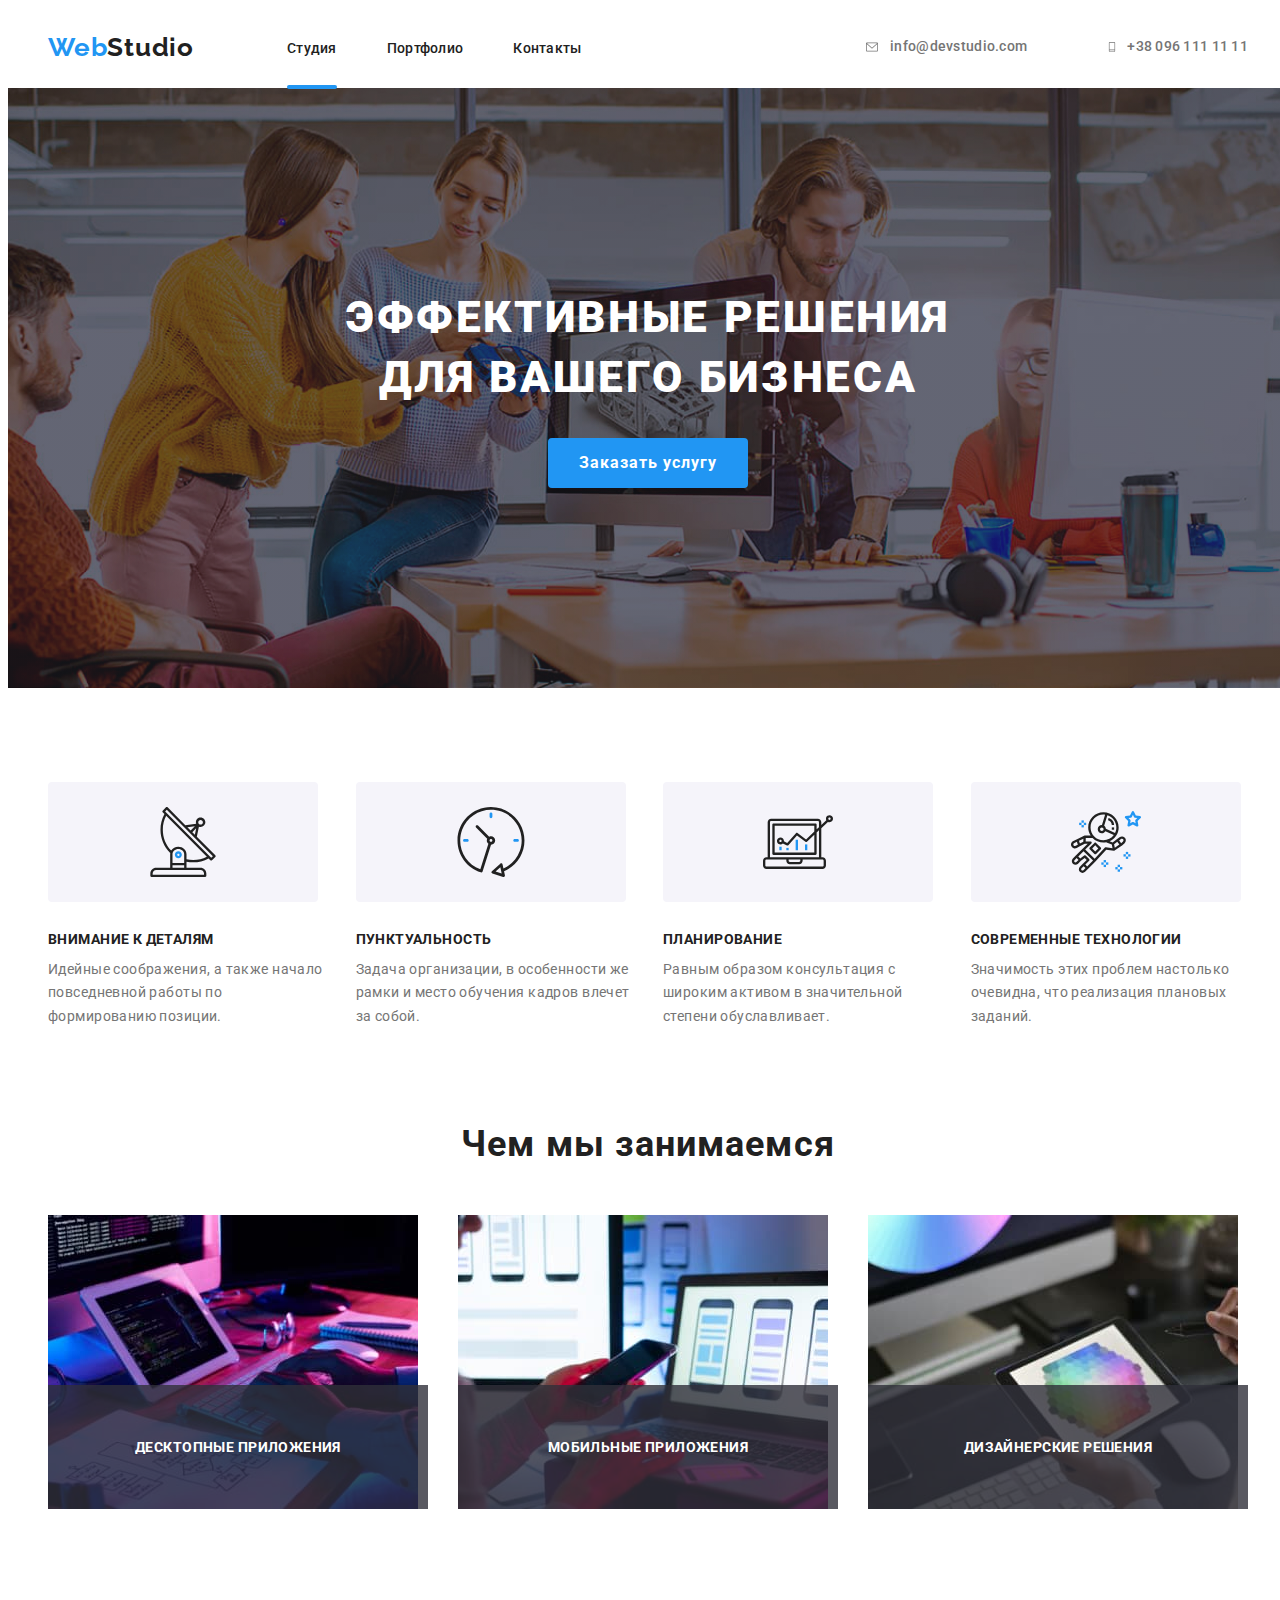
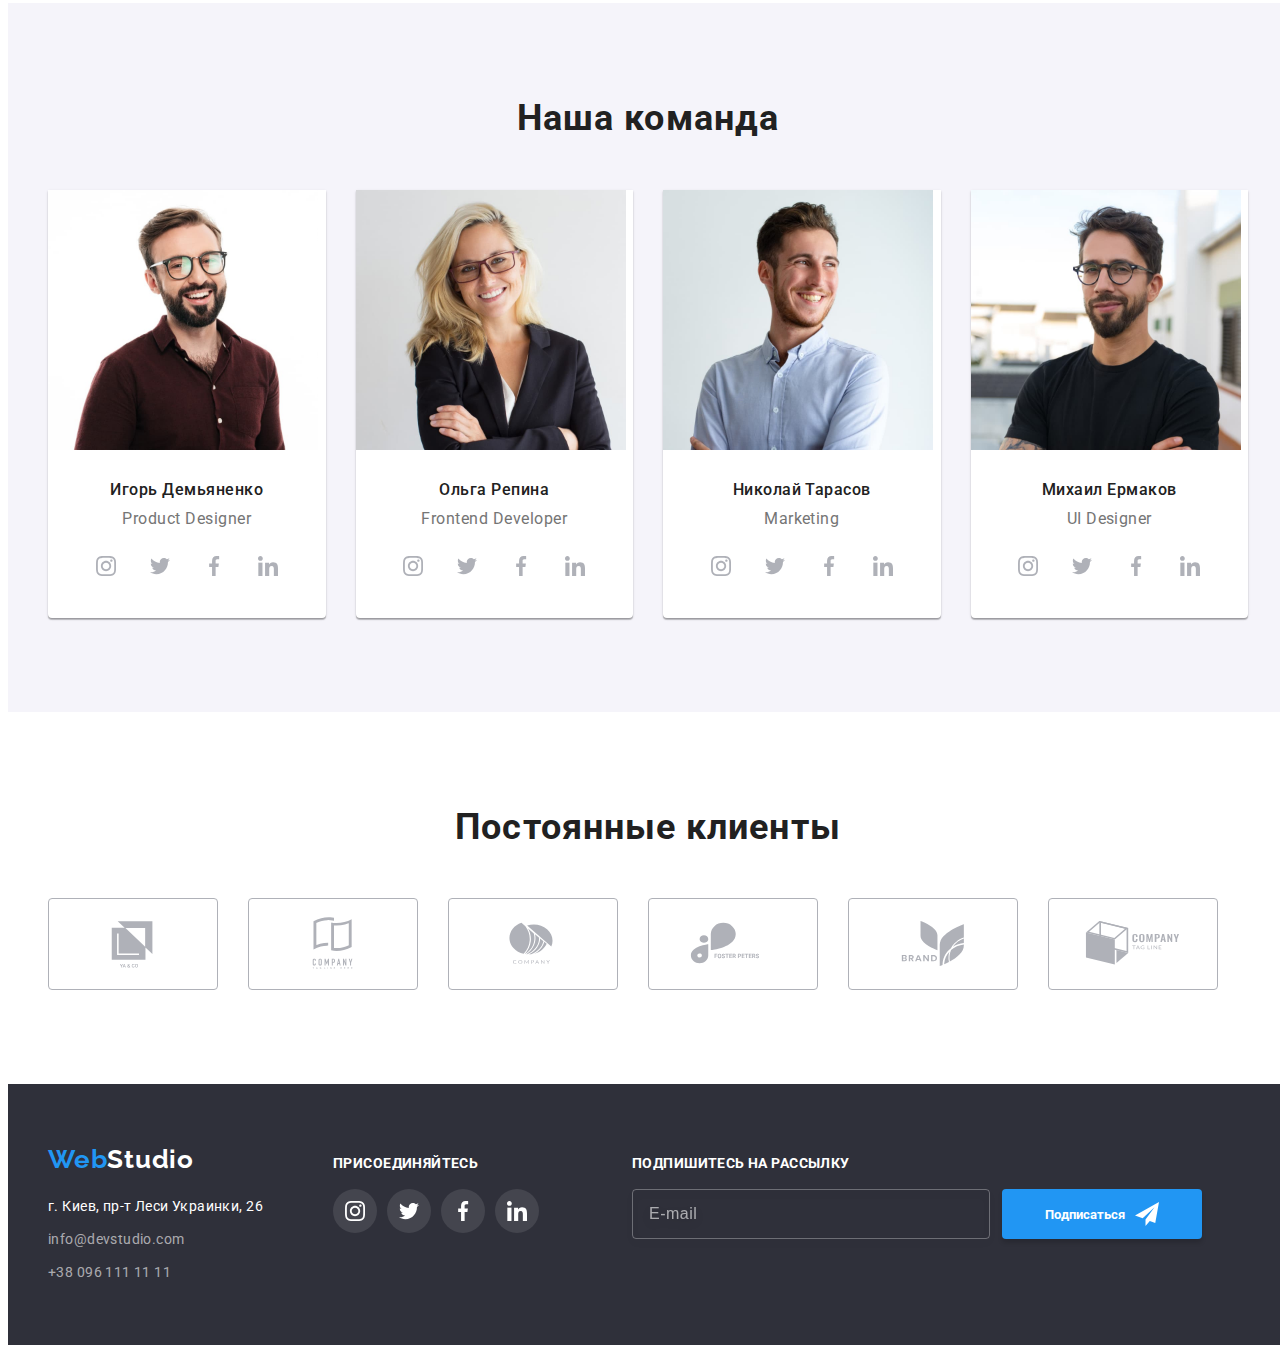
<file: index.html>
<!DOCTYPE html>
<html lang="ru">
<head>
    <meta charset="UTF-8">
    <meta http-equiv="X-UA-Compatible" content="IE=edge">
    <meta name="viewport" content="width=device-width, initial-scale=1.0">
    <title>Web Studio</title>

    <link rel="preconnect" href="https://fonts.googleapis.com">
    <link rel="preconnect" href="https://fonts.gstatic.com" crossorigin>
    <link href="https://fonts.googleapis.com/css2?family=Raleway:wght@700&family=Roboto:wght@400;500;700;900&display=swap"
        rel="stylesheet">

    <link rel="stylesheet" href="https://cdnjs.cloudflare.com/ajax/libs/modern-normalize/1.1.0/modern-normalize.min.css" integrity="sha512-wpPYUAdjBVSE4KJnH1VR1HeZfpl1ub8YT/NKx4PuQ5NmX2tKuGu6U/JRp5y+Y8XG2tV+wKQpNHVUX03MfMFn9Q==" crossorigin="anonymous" referrerpolicy="no-referrer" />

    <!-- <link rel="stylesheet" href="./css/styles.css"> -->
    <link rel="stylesheet" href="./css/main.min.css">

</head>
<body>

    <!-- Header part -->

    <header>

       <div class="container header-container">
           
            <nav class="main-block">
               
                <a href="./index.html" class="main-block__logo main-logo"><span class="logo-word">Web</span>Studio</a>

                <ul class="top-menu top-menu__line">
                    <li class="top-menu__item"> <a href="./index.html" class="top-menu__link current">Студия</a> </li>
                    <li class="top-menu__item"> <a href="./portfolio.html" class="top-menu__link">Портфолио</a> </li>
                    <li class="top-menu__item"> <a href="#contacts" class="top-menu__link">Контакты</a> </li>
                </ul>

            </nav>

                <ul class="header__contacts">
                    
                    <li class="email">
                        <a href="mailto:info@devstudio.com" class="header__contacts-link">
                            <svg class="header__contacts-icon"  width="16" height="12">
                                <use href="./images/icons.svg#icon-envelope"></use>
                
                            </svg>
                            info@devstudio.com</a> 
                    </li>

                    <li class="tel">
                        <a href="tel:+380961111111" class="header__contacts-link">
                            <svg class="header__contacts-icon"  width="10" height="16" >
                                <use href="./images/icons.svg#icon-phone"></use>
                
                            </svg>
                            
                            +38 096 111 11 11</a>
                    </li>

                </ul>

        </div>

    </header>

    <!-- Hero part -->

    <main>

        <div class="hero">
            <section class="container hero__section">
                <h1 class="hero__text">Эффективные решения для вашего бизнеса</h1>
                <button type="button" class="button hero__section-btn" data-modal-open>Заказать услугу</button>
            </section>
        </div>
    
    <!-- Особенности -->


            <section class="properties">

                <div  class="container">

                    <h2 class="visually-hidden">Особенности</h2>

                    <ul class="properties__list">

                        <li class="properties__item">

                            <div class="properties__icon-block" >

                                <a href="" class="properties__icons-link">
                                    <svg class="properties__icon"  width="70" height="70" >
                                        <use href="./images/icons.svg#icon-antenna"></use>
                        
                                    </svg>
                                </a>

                            </div>

                            <h3 class="properties__title">Внимание к деталям</h3>
                            <p class="properties__text">Идейные соображения, а также начало повседневной работы по формированию позиции.</p>
                        </li>
                        <li class="properties__item">

                            <div class="properties__icon-block" >
                                <a href="" class="properties__icons-link">
                                    <svg class="properties__icon"  width="70" height="70" >
                                        <use href="./images/icons.svg#icon-clock"></use>
                        
                                    </svg>
                                </a>
                            </div>
                            
                            <h3 class="properties__title">Пунктуальность</h3>
                            <p class="properties__text">Задача организации, в особенности же рамки и место обучения кадров влечет за собой.</p>
                        </li>

                        <li class="properties__item">
                            <div class="properties__icon-block" >
                                <a href="" class="properties__icons-link">
                                    <svg class="properties__icon"  width="70" height="70" >
                                        <use href="./images/icons.svg#icon-diagram"></use>
                        
                                    </svg>
                                </a>
                            </div>

                            <h3 class="properties__title">Планирование</h3>
                            <p class="properties__text">Равным образом консультация с широким активом в значительной степени обуславливает.</p>
                        </li>

                        <li class="properties__item">
                            <div class="properties__icon-block" >
                                <a href="" class="properties__icons-link">
                                <svg class="properties__icon"  width="70" height="70" >
                                    <use href="./images/icons.svg#icon-astronaut"></use>
                    
                                </svg>
                            </a>
                        </div>

                            <h3 class="properties__title">Современные технологии</h3>
                            <p class="properties__text">Значимость этих проблем настолько очевидна, что реализация плановых заданий.</p>
                        </li>
                    </ul>

                </div>

            </section>

            <!-- Чем мы занимаемся -->

            <section class="services">

                <div class="container">

                    <h2 class="services__title">Чем мы занимаемся</h2>

                    <ul class="services__list">

                        <li class="services__item">
                            <img src="./images/what-are-we-doing/img-1.jpg"  alt="набор кода" width="370" height="294">
                            <p class="services__text">Десктопные приложения</p>
                            
                        </li>
                        <li class="services__item">
                            <img src="./images/what-are-we-doing/img-2.jpg" alt="проверка мобильного приложения" width="370" height="294">
                            <p class="services__text">Мобильные приложения</p>
                        </li>
                        <li class="services__item">
                            <img src="./images/what-are-we-doing/img-3.jpg" alt="подбор цвета" width="370" height="294">
                            <p class="services__text">Дизайнерские решения</p>
                        </li>

                    </ul>

                </div>

            </section>

            <!-- Наша команда -->

            <section class="team">

                <div class="container">

                <h2 class="team__title">Наша команда</h2>

                    <ul class="team__list">
                        <li class="team__item">
                            <img src="./images/our-team/img-1.jpg" class="team__member-photo" alt="Игорь Демьяненко" width="270" height="260">
                            
                            <div class="team__member-info">
                               
                                <h3 class="team__member-name">Игорь Демьяненко</h3>
                               
                                <p class="team__member-profession" lang="en">Product Designer</p>

                                <ul class="team__social-list social">
                                    <li class="team__social-item">
                                        <a href="" class="team__social-link">
                                            <svg class="team__social-icon"  width="20" height="20" >
                                                <use href="./images/icons.svg#icon-instagram"></use>
                                
                                            </svg>
                                        </a>
                                    </li>
                                    <li class="team__social-item">
                                        <a href="" class="team__social-link">
                                            <svg class="team__social-icon"  width="20" height="20" >
                                                <use href="./images/icons.svg#icon-twitter"></use>
                                
                                            </svg>
                                        </a>
                                    </li>
                                    <li class="team__social-item">
                                        <a href="" class="team__social-link">
                                            <svg class="team__social-icon"  width="20" height="20" >
                                                <use href="./images/icons.svg#icon-facebook"></use>
                                
                                            </svg>
                                        </a>
                                    </li>
                                    <li class="team__social-item">
                                        <a href="" class="team__social-link">
                                            <svg class="team__social-icon"  width="20" height="20" >
                                                <use href="./images/icons.svg#icon-linkedin"></use>
                                
                                            </svg>
                                        </a>
                                    </li>
                                </ul>
                           
                            </div>
                        </li>


                        <li class="team__item">
                            <img src="./images/our-team/img-2.jpg" class="team__member-photo" alt="Ольга Репина" width="270" height="260">
                            <div class="team__member-info">
                                <h3 class="team__member-name">Ольга Репина</h3>

                                <p class="team__member-profession" lang="en">Frontend Developer</p>

                                <ul class="team__social-list social">
                                    <li class="team__social-item">
                                        <a href="" class="team__social-link">
                                            <svg class="team__social-icon"  width="20" height="20" >
                                                <use href="./images/icons.svg#icon-instagram"></use>
                                
                                            </svg>
                                        </a>
                                    </li>
                                    <li class="team__social-item">
                                        <a href="" class="team__social-link">
                                            <svg class="team__social-icon"  width="20" height="20" >
                                                <use href="./images/icons.svg#icon-twitter"></use>
                                
                                            </svg>
                                        </a>
                                    </li>
                                    <li class="team__social-item">
                                        <a href="" class="team__social-link">
                                            <svg class="team__social-icon"  width="20" height="20" >
                                                <use href="./images/icons.svg#icon-facebook"></use>
                                
                                            </svg>
                                        </a>
                                    </li>
                                    <li class="team__social-item">
                                        <a href="" class="team__social-link">
                                            <svg class="team__social-icon"  width="20" height="20" >
                                                <use href="./images/icons.svg#icon-linkedin"></use>
                                
                                            </svg>
                                        </a>
                                    </li>
                                </ul>
                            </div>
                        </li>
                        <li class="team__item">
                            <img src="./images/our-team/img-3.jpg" class="team__member-photo" alt="Николай Тарасов" width="270" height="260">
                            <div class="team__member-info">
                                <h3 class="team__member-name">Николай Тарасов</h3>
                                <p class="team__member-profession" lang="en"> Marketing</p>

                                <ul class="team__social-list">
                                    <li class="team__social-item">
                                        <a href="" class="team__social-link">
                                            <svg class="team__social-icon"  width="20" height="20" >
                                                <use href="./images/icons.svg#icon-instagram"></use>
                                
                                            </svg>
                                        </a>
                                    </li>
                                    <li class="team__social-item">
                                        <a href="" class="team__social-link">
                                            <svg class="team__social-icon"  width="20" height="20" >
                                                <use href="./images/icons.svg#icon-twitter"></use>
                                
                                            </svg>
                                        </a>
                                    </li>
                                    <li class="team__social-item">
                                        <a href="" class="team__social-link">
                                            <svg class="team__social-icon"  width="20" height="20" >
                                                <use href="./images/icons.svg#icon-facebook"></use>
                                
                                            </svg>
                                        </a>
                                    </li>
                                    <li class="team__social-item">
                                        <a href="" class="team__social-link">
                                            <svg class="team__social-icon"  width="20" height="20" >
                                                <use href="./images/icons.svg#icon-linkedin"></use>
                                
                                            </svg>
                                        </a>
                                    </li>
                                </ul>
                            </div>
                        </li>
                        <li class="team__item">
                            <img src="./images/our-team/img-4.jpg" class="team__member-photo" alt="Михаил Ермаков" width="270" height="260">
                            <div class="team__member-info">
                                <h3 class="team__member-name">Михаил Ермаков</h3>
                                <p class="team__member-profession" lang="en">UI Designer</p>

                                <ul class="team__social-list">
                                    <li class="team__social-item">
                                        <a href="" class="team__social-link">
                                            <svg class="team__social-icon"  width="20" height="20" >
                                                <use href="./images/icons.svg#icon-instagram"></use>
                                
                                            </svg>
                                        </a>
                                    </li>
                                    <li class="team__social-item">
                                        <a href="" class="team__social-link">
                                            <svg class="team__social-icon"  width="20" height="20" >
                                                <use href="./images/icons.svg#icon-twitter"></use>
                                
                                            </svg>
                                        </a>
                                    </li>
                                    <li class="team__social-item">
                                        <a href="" class="team__social-link">
                                            <svg class="team__social-icon"  width="20" height="20" >
                                                <use href="./images/icons.svg#icon-facebook"></use>
                                
                                            </svg>
                                        </a>
                                    </li>
                                    <li class="team__social-item">
                                        <a href="" class="team__social-link">
                                            <svg class="team__social-icon"  width="20" height="20" >
                                                <use href="./images/icons.svg#icon-linkedin"></use>
                                
                                            </svg>
                                        </a>
                                    </li>
                                </ul>
                            </div>
                        </li>
                    </ul>

                </div>

            </section>

<!-- Постоянные клиенты -->

            <section class="clients">
                
                <div class="container">

                    <h2 class="clients__title">Постоянные клиенты</h2>

                    <ul class="clients__list">
                        <li class="clients__item">
                            <a href="" class="clients__logo-link">
                                <svg class="clients__logo-icon"  width="106" height="60" >
                                    <use href="./images/icons.svg#icon-logo-icon-1"></use>
                    
                                </svg>
                            </a>
                        </li>
                        <li class="clients__item">
                            <a href="" class="clients__logo-link">
                                <svg class="clients__logo-icon"  width="106" height="60" >
                                    <use href="./images/icons.svg#icon-logo-icon-2"></use>
                    
                                </svg>
                            </a>
                        </li>
                        <li class="clients__item">
                            <a href="" class="clients__logo-link">
                                <svg class="clients__logo-icon"  width="106" height="60" >
                                    <use href="./images/icons.svg#icon-logo-icon-3"></use>
                    
                                </svg>
                            </a>
                        </li>
                        <li class="clients__item">
                            <a href="" class="clients__logo-link">
                                <svg class="clients__logo-icon"  width="106" height="60" >
                                    <use href="./images/icons.svg#icon-logo-icon-4"></use>
                    
                                </svg>
                            </a>
                        </li>
                        <li class="clients__item">
                            <a href="" class="clients__logo-link">
                                <svg class="clients__logo-icon"  width="106" height="60" >
                                    <use href="./images/icons.svg#icon-logo-icon-5"></use>
                    
                                </svg>
                            </a>
                        </li>
                        <li class="clients__item">
                            <a href="" class="clients__logo-link">
                                <svg class="clients__logo-icon"  width="106" height="60" >
                                    <use href="./images/icons.svg#icon-logo-icon-6"></use>
                    
                                </svg>
                            </a>
                        </li>
                    </ul>

                </div>

            </section>
        

    </main>

    <!-- Footer part -->

        <footer id="contacts" class="footer">

            <div class="container footer__block">

                <div class="footer-left">
                        <a href="./index.html" class="footer-left__logo main-logo"><span class="logo-word">Web</span>Studio</a>
                
                    <ul class="footer-left__contacts-list">
                        <li class="footer-left__contacts"><a href="https://goo.gl/maps/fc3wBNUTPfA8hGUh7" class="footer-left__contacts-item adress">г. Киев, пр-т Леси Украинки, 26</a></li>
                        <li class="footer-left__contacts"><a href="mailto:info@devstudio.com" class="footer-left__contacts-item">info@devstudio.com</a></li>
                        <li class="footer-left__contacts"><a href="tel:+380961111111" class="footer-left__contacts-item">+38 096 111 11 11</a></li>
                    </ul>
                </div>

                <div class="footer-center">
                    <h3 class="footer__icons-title">присоединяйтесь</h3>

                    <ul class="footer-center__icons-list">

                        <li class="footer-center__icons-item">
                            <a href="#" class="footer-center__social-link">
                                <svg class="footer-center__social-icon"  width="20" height="20" >
                                    <use href="./images/icons.svg#icon-instagram"></use>
                    
                                </svg>
                            </a>
                        </li>
                        <li class="footer-center__icons-item">
                            <a href="#" class="footer-center__social-link">
                                <svg class="footer-center__social-icon"  width="20" height="20" >
                                    <use href="./images/icons.svg#icon-twitter"></use>
                    
                                </svg>
                            </a>
                        </li>
                        <li class="footer-center__icons-item">
                            <a href="#" class="footer-center__social-link">
                                <svg class="footer-center__social-icon"  width="20" height="20" >
                                    <use href="./images/icons.svg#icon-facebook"></use>
                    
                                </svg>
                            </a>
                        </li>
                        <li class="footer-center__icons-item">
                            <a href="#" class="footer-center__social-link">
                                <svg class="footer-center__social-icon"  width="20" height="20" >
                                    <use href="./images/icons.svg#icon-linkedin"></use>
                    
                                </svg>
                            </a>
                        </li>
                    </ul>
                    
                </div >

                <div class="footer-right">
                    <h3 class="footer__icons-title">Подпишитесь на рассылку</h3>

                    <div class="modal-footer__subscription">
                        <label for="user-email" class="modal-footer__input-text"></label>
                        <input type="email" name="user-email" class="modal-footer__input" placeholder="E-mail" required>
                        <button type="submit" class="button modal-footer__btn">Подписаться <svg class="modal-footer__send-icon" width="24" height="24"><use href="./images/icons.svg#icon-icon-send-footer"></use></svg> </button>

                    </div>

                </div>


            </div>
                    
        </footer>

        <div class="backdrop is-hidden" data-modal>
            <div class="modal-windows">
                <button type="button" class="modal-windows__close" data-modal-close>
                        <svg class="modal-windows__icon"  width="18" height="18" >
                            <use href="./images/icons.svg#icon-close-black-18dp-2-1"></use>
                        </svg>
                </button>
                <h3 class="modal-windows__title">Оставьте свои данные, мы вам перезвоним</h3>
               
                <form action="#" class="modal-form">

                    <div class="modal-form__field">
                        <label for="user-name" class="modal-form__input-text">Имя</label>
                        <div class="modal-form__input-wrap">
                            <input type="text" minlength="3" name="user-name" class="modal-form__input" id="user-name">
                            <svg class="input-icon" width="18" height="18">
                                <use href="./images/icons.svg#icon-person-black-18dp-1"></use>
                            </svg>
                        </div>
                    </div>

                    <div class="modal-form__field">
                        <label for="user-tel" class="modal-form__input-text">Телефон</label>
                        <div class="modal-form__input-wrap">
                            <input type="tel" name="user-tel" id="user-tel" class="modal-form__input" required 
                            pattern="[\+]\d{2}\s[\(]\d{3}[\)]\s\d{3}[\-]\d{2}[\-]\d{2}" >
                            <svg class="input-icon" width="18" height="18">
                                <use href="./images/icons.svg#icon-phone-black-18dp-1"></use>
                            </svg>
                        </div>
                    </div>

                    <div class="modal-form__field">
                        <label for="user-email" class="modal-form__input-text">Почта</label>
                        <div class="modal-form__input-wrap">
                            <input type="email" name="user-email" class="modal-form__input" required>
                            <svg class="input-icon" width="18" height="18">
                                <use href="./images/icons.svg#icon-email-black-18dp-1"></use>
                            </svg>
                        </div>
                    </div>

                    <div class="modal-form__field">
                        <label for="user-text" class="modal-form__input-text">Комментарий</label>
                        <textarea name="user-text" id="user-text" class="modal-textarea" placeholder="Введите текст"></textarea>
                    </div>

                    <div class="modal-form__field modal-checkbox">
                        <input type="checkbox" name="policy" id="modal-checkbox" class="modal-checkbox visually-hidden">
                        <label for="modal-checkbox" class="modal-form__checkbox-text"> <span> <svg class="icon-check" width="16" height="15">
                            <use href="./images/icons.svg#icon-check"></use>
                        </svg></span>Соглашаюсь с рассылкой и принимаю &nbsp; <a href="#" class="checkbox-policy-text">Условия договора</a> </label>
                    </div>

                <button type="submit" class="button modal-btn">Отправить</button>
                </form>


            </div>
        </div>

       
        <script src="./js/modal.js"></script>

</body>
</html>
</file>
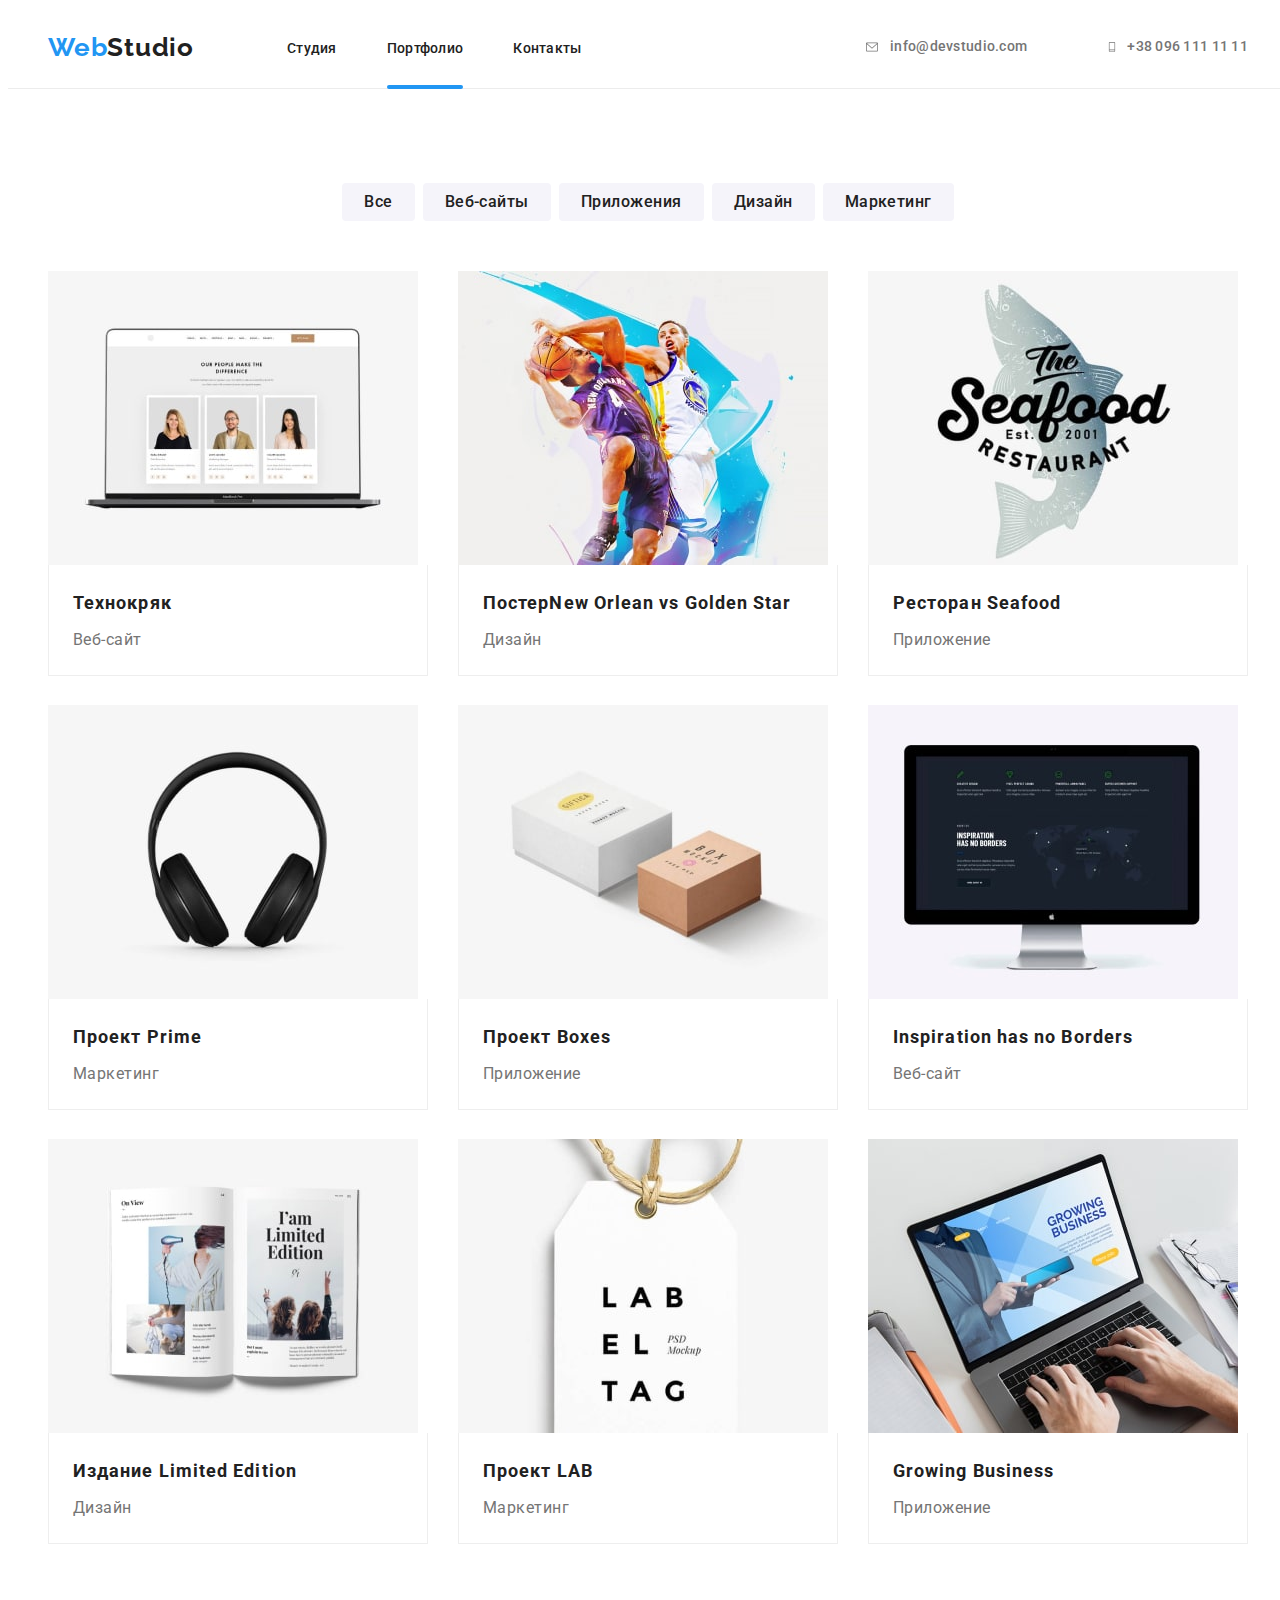
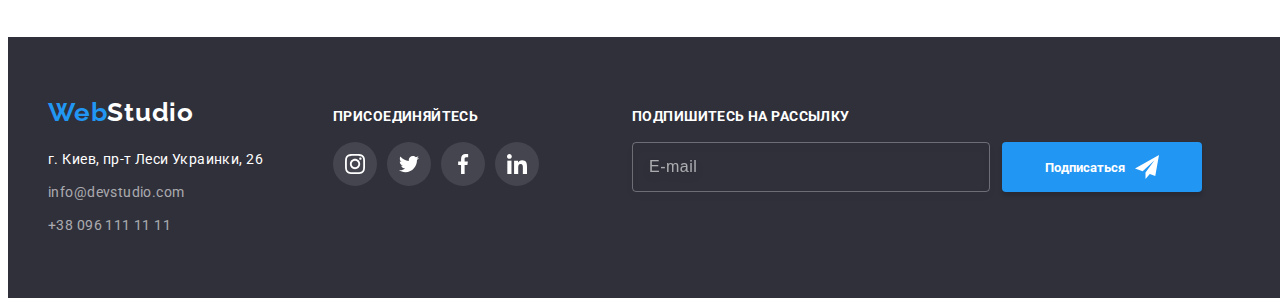
<file: portfolio.html>
<!DOCTYPE html>
<html lang="ru">

<head>
    <meta charset="UTF-8">
    <meta http-equiv="X-UA-Compatible" content="IE=edge">
    <meta name="viewport" content="width=device-width, initial-scale=1.0">
    <title>Портфолио</title>

    <link rel="preconnect" href="https://fonts.googleapis.com">
    <link rel="preconnect" href="https://fonts.gstatic.com" crossorigin>
    <link href="https://fonts.googleapis.com/css2?family=Raleway:wght@700&family=Roboto:wght@400;500;700;900&display=swap"
        rel="stylesheet">

    <link rel="stylesheet" href="https://cdnjs.cloudflare.com/ajax/libs/modern-normalize/1.1.0/modern-normalize.min.css" integrity="sha512-wpPYUAdjBVSE4KJnH1VR1HeZfpl1ub8YT/NKx4PuQ5NmX2tKuGu6U/JRp5y+Y8XG2tV+wKQpNHVUX03MfMFn9Q==" crossorigin="anonymous" referrerpolicy="no-referrer" />

    <!-- <link rel="stylesheet" href="./css/styles.css"> -->
    <link rel="stylesheet" href="./css/main.min.css">
 
</head>

<body>

    <!-- Header part -->

    <header class="portfolio-header">

        <div class="container header-container">
           
            <nav class="main-block">
               
                <a href="./index.html" class="main-block__logo main-logo"><span class="logo-word">Web</span>Studio</a>

                <ul class="top-menu top-menu__line">
                    <li class="top-menu__item"> <a href="./index.html" class="top-menu__link">Студия</a> </li>
                    <li class="top-menu__item"> <a href="./portfolio.html" class="top-menu__link current">Портфолио</a> </li>
                    <li class="top-menu__item"> <a href="#contacts" class="top-menu__link">Контакты</a> </li>
                </ul>

            </nav>

                <ul class="header__contacts">
                    
                    <li class="email">

                        <a href="mailto:info@devstudio.com" class="header__contacts-link">
                            <svg class="header__contacts-icon"  width="16" height="12">
                                <use href="./images/icons.svg#icon-envelope"></use>
                
                            </svg>
                            info@devstudio.com</a> 
                    </li>

                    <li class="tel">
                        <a href="tel:+380961111111" class="header__contacts-link">
                            <svg class="header__contacts-icon"  width="10" height="16" >
                                <use href="./images/icons.svg#icon-phone"></use>
                
                            </svg>
                            
                            +38 096 111 11 11</a>
                    </li>

                </ul>

        </div>
 
     </header>   


    <main>
        
            <section class="portfolio">

                <div  class="container">

                    <ul class="main-filter__list list">
                        <li class="main-filter__button">
                            <button type="button" class="main-filter__item">Все</button>
                        </li>
                        <li class="main-filter__button">
                            <button type="button" class="main-filter__item">Веб-сайты</button>
                        </li>
                        <li class="main-filter__button">
                            <button type="button" class="main-filter__item">Приложения</button>
                        </li>
                        <li class="main-filter__button">
                            <button type="button" class="main-filter__item">Дизайн</button>
                        </li>
                        <li class="main-filter__button">
                            <button type="button" class="main-filter__item">Маркетинг</button>
                        </li>
                    </ul>

                <h2 class="visually-hidden">Галерея</h2>

                    <ul class="portfolio__list list">


                        <li class="portfolio__item">
                            <div class="portfolio__wrap">
                            <a href="#">
                                <img src="./images/portfolio/img-1.jpg" class="portfolio__img" alt="страница сайта" width="370" height="294">
                            </a>
                            <p class="portfolio__top-text">Технокряк это современная площадка распространения коронавируса. Компании используют эту платформу для цифрового 
                                шпионажа и атак на защищённые сервера конкурентов.</p>
                            </div>
                            <div class="portfolio__item-name">
                                <h3 class="portfolio__title">Технокряк</h3>
                                <p class="portfolio__text">Веб-сайт</p>
                            </div>
                        </li>
                        
                        
                        <li class="portfolio__item">
                            <div class="portfolio__wrap">
                            <a href="#">
                                <img src="./images/portfolio/img-2.jpg" class="portfolio__img" alt="баскетболисты" width="370" height="294">
                            </a>
                            <p class="portfolio__top-text">Технокряк это современная площадка распространения коронавируса. Компании используют эту платформу для цифрового 
                                шпионажа и атак на защищённые сервера конкурентов.</p>
                            </div>
                            <div class="portfolio__item-name">
                                <h3 class="portfolio__title">Постер<span lang="en">New Orlean vs Golden Star</span></h3>
                                <p class="portfolio__text">Дизайн</p>
                            </div>
                        </li>


                        <li class="portfolio__item">
                            <div class="portfolio__wrap">
                                <a href="#">
                                    <img src="./images/portfolio/img-3.jpg" alt="наушники" width="370" height="294">
                                </a>
                                <p class="portfolio__top-text">Технокряк это современная площадка распространения коронавируса. Компании используют эту платформу для цифрового 
                                    шпионажа и атак на защищённые сервера конкурентов.</p>
                            </div>
                            <div class="portfolio__item-name">
                                <h3 class="portfolio__title">Ресторан <span lang="en">Seafood</span></h3>
                                <p class="portfolio__text">Приложение</p>
                            </div>
                        </li>


                        <li class="portfolio__item">
                            <div class="portfolio__wrap">
                                <a href="#">
                                    <img src="./images/portfolio/img-4.jpg" alt="наушники" width="370" height="294">
                                </a>
                                <p class="portfolio__top-text">Технокряк это современная площадка распространения коронавируса. Компании используют эту платформу для цифрового 
                                    шпионажа и атак на защищённые сервера конкурентов.</p>
                            </div>
                            <div class="portfolio__item-name">
                                <h3 class="portfolio__title">Проект <span lang="en">Prime</span></h3>
                                <p class="portfolio__text">Маркетинг</p>
                            </div>
                        </li>


                        <li class="portfolio__item">
                            <div class="portfolio__wrap">
                                <a href="#">
                                    <img src="./images/portfolio/img-5.jpg" alt="бумажные коробочки" width="370" height="294">
                                </a>
                                <p class="portfolio__top-text">Технокряк это современная площадка распространения коронавируса. Компании используют эту платформу для цифрового 
                                    шпионажа и атак на защищённые сервера конкурентов.</p>
                            </div>
                            <div class="portfolio__item-name">
                                <h3 class="portfolio__title">Проект <span lang="en">Boxes</span></h3>
                                <p class="portfolio__text">Приложение</p>
                            </div>
                        </li>


                        <li class="portfolio__item">
                            <div class="portfolio__wrap">
                                <a href="#">
                                    <img src="./images/portfolio/img-6.jpg" alt="монитор" width="370" height="294">
                                </a>
                                <p class="portfolio__top-text">Технокряк это современная площадка распространения коронавируса. Компании используют эту платформу для цифрового 
                                    шпионажа и атак на защищённые сервера конкурентов.</p>
                            </div>
                            <div class="portfolio__item-name">
                                <h3 class="portfolio__title" lang="en">Inspiration has no Borders</h3>
                                <p class="portfolio__text">Веб-сайт</p>
                            </div>
                        </li>


                        <li class="portfolio__item">
                            <div class="portfolio__wrap">
                            <a href="#">
                                <img src="./images/portfolio/img-7.jpg"  alt="журнал" width="370" height="294">
                            </a>
                            <p class="portfolio__top-text">Технокряк это современная площадка распространения коронавируса. Компании используют эту платформу для цифрового 
                                шпионажа и атак на защищённые сервера конкурентов.</p>
                                </div>
                            <div class="portfolio__item-name">
                                <h3 class="portfolio__title">Издание <span lang="en">Limited Edition</span></h3>
                                <p class="portfolio__text">Дизайн</p>
                            </div>
                        </li>


                        <li class="portfolio__item">
                            <div class="portfolio__wrap">
                            <a href="#">
                                <img src="./images/portfolio/img-8.jpg" alt="бирка" width="370" height="294">
                            </a>
                            <p class="portfolio__top-text">Технокряк это современная площадка распространения коронавируса. Компании используют эту платформу для цифрового 
                                шпионажа и атак на защищённые сервера конкурентов.</p>
                                </div>
                            <div class="portfolio__item-name">
                                <h3 class="portfolio__title">Проект <span lang="en">LAB</h3>
                                <p class="portfolio__text">Маркетинг</p>
                            </div>
                        </li>

                        
                        <li class="portfolio__item">
                            <div class="portfolio__wrap">
                            <a href="#">
                                <img src="./images/portfolio/img-9.jpg" alt="печатают на ноутбуке" width="370" height="294">
                            </a>
                            <p class="portfolio__top-text">Технокряк это современная площадка распространения коронавируса. Компании используют эту платформу для цифрового 
                                шпионажа и атак на защищённые сервера конкурентов.</p>
                                </div>
                            <div class="portfolio__item-name">
                                <h3 class="portfolio__title" lang="en">Growing Business</h3>
                                <p class="portfolio__text">Приложение</p>
                            </div>
                        </li>

                    </ul>

                </div>

            </section>

    </main>

    <!-- Footer part -->

    <footer id="contacts" class="footer">

        <div class="container footer__block">

            <div class="footer-left">
                    <a href="./index.html" class="footer-left__logo main-logo"><span class="logo-word">Web</span>Studio</a>
            
                <ul class="footer-left__contacts-list">
                    <li class="footer-left__contacts"><a href="https://goo.gl/maps/fc3wBNUTPfA8hGUh7" class="footer-left__contacts-item adress">г. Киев, пр-т Леси Украинки, 26</a></li>
                    <li class="footer-left__contacts"><a href="mailto:info@devstudio.com" class="footer-left__contacts-item">info@devstudio.com</a></li>
                    <li class="footer-left__contacts"><a href="tel:+380961111111" class="footer-left__contacts-item">+38 096 111 11 11</a></li>
                </ul>
            </div>

            <div class="footer-center">
                <h3 class="footer__icons-title">присоединяйтесь</h3>

                <ul class="footer-center__icons-list">

                    <li class="footer-center__icons-item">
                        <a href="#" class="footer-center__social-link">
                            <svg class="footer-center__social-icon"  width="20" height="20" >
                                <use href="./images/icons.svg#icon-instagram"></use>
                
                            </svg>
                        </a>
                    </li>
                    <li class="footer-center__icons-item">
                        <a href="#" class="footer-center__social-link">
                            <svg class="footer-center__social-icon"  width="20" height="20" >
                                <use href="./images/icons.svg#icon-twitter"></use>
                
                            </svg>
                        </a>
                    </li>
                    <li class="footer-center__icons-item">
                        <a href="#" class="footer-center__social-link">
                            <svg class="footer-center__social-icon"  width="20" height="20" >
                                <use href="./images/icons.svg#icon-facebook"></use>
                
                            </svg>
                        </a>
                    </li>
                    <li class="footer-center__icons-item">
                        <a href="#" class="footer-center__social-link">
                            <svg class="footer-center__social-icon"  width="20" height="20" >
                                <use href="./images/icons.svg#icon-linkedin"></use>
                
                            </svg>
                        </a>
                    </li>
                </ul>
                
            </div >

            <div class="footer-right">
                <h3 class="footer__icons-title">Подпишитесь на рассылку</h3>

                <div class="modal-footer__subscription">
                    <label for="user-email" class="modal-footer__input-text"></label>
                    <input type="email" name="user-email" class="modal-footer__input" placeholder="E-mail" required>
                    <button type="submit" class="button modal-footer__btn">Подписаться <svg class="modal-footer__send-icon" width="24" height="24"><use href="./images/icons.svg#icon-icon-send-footer"></use></svg> </button>

                </div>

            </div>


        </div>
                
    </footer>

        <script src="./js/modal.js"></script>

</body>
    
</html>
</file>
<file: css/styles.css>
:root {
  --main-text-color: #212121;
  --second-text-color: #757575;
  --third-text-color: #ffffff;
  --main-background-color: #ffffff;
  --accent-color: #2196f3;
  --main-link-color: #757575;
  --portfolio-filter-color: #f5f4fa;
  --main-icons-color: #AFB1B8;
}

 /* Reset */

  *,
  *::after,
  *::before {
    box-sizing: inherit;
  }

p,
h1,
h2,
h3,
h4,
h5,
h6 {
  margin: 0;
}

button {
  font-family: inherit;
  cursor: pointer;
}

ul {
  margin: 0;
  padding: 0;
  list-style: none;
}

img {
  display: block;
  max-width: 100%;
  height: auto;
}

/* Main Style */

.container {
  width: 1200px;
  padding-left: 15px;
  padding-right: 15px;
  margin: 0 auto;
}

.main-logo {
  font-family: "Raleway", sans-serif;
  font-weight: 700;
  font-size: 26px;
  line-height: 1.19;
  letter-spacing: 0.03em;
  text-decoration: none;
}

body {
  width: 100%;
  font-family: "Roboto", sans-serif;
  color: var(--main-text-color);
  text-decoration: none;
}

header {
  padding-top: 24px;
  padding-bottom: 25px;
}

.header-container {
  display: flex;
  align-items: center;
}

.main-block {
  display: flex;
  align-items: center;
}

.main-block-logo {
  color: var(--main-text-color);
  margin-right: 93px;
}

.logo-word {
  color: var(--accent-color);
}

.top-menu {
  text-decoration: none;
  list-style: none;
  display: flex;
}

.top-menu-item {
  margin-right: 50px;
  display: block;
  /* overflow: hidden; */
}

.top-menu-item:last-child {
  margin-right: 0;
} 


.top-menu-link {
  font-family: "Roboto";
  font-weight: 500;
  font-size: 14px;
  line-height: 1.14;
  letter-spacing: 0.02em;
  color: var(--main-text-color);
  text-decoration: none;
  transition: color 250ms cubic-bezier(0.4, 0, 0.2, 1);
  position: relative;
}

.top-menu-link.current::after {
  content: "";
  width: 100%;
  height: 4px;
  border-radius: 2px;
  background-color: var(--accent-color);
  position: absolute;
  left: 0;
  bottom: -32px;
  /* transform: translateY(100%);
  transition: transform 250ms; */
}

.top-menu-link:hover,
.top-menu-link:focus {
  color: var(--accent-color);
  
}

.current {
  color: var(--accent-color);
}

.main-block-contacts {
  text-decoration: none;
  list-style: none;
  display: flex;
  justify-content: center;
  align-items: center;
  margin-left: auto;
}

.main-block-contacts-link {
  font-weight: 500;
  font-size: 14px;
  line-height: 1.14;
  display: flex;
  align-items: center;
  margin-left: 30px;
  letter-spacing: 0.02em;
  color: var(--main-link-color);
  text-decoration: none;
  transition: color 250ms cubic-bezier(0.4, 0, 0.2, 1);
}

.menu-contacts-icon {
  margin-right: 10px;
  fill: currentColor
}

.main-block-contacts-link:hover,
.main-block-contacts-link:focus {
  color: var(--accent-color);
}

.email {
  margin-right: 50px;
}


/* Hero section */



.hero {
  width: 100%;
  left: 0px;
  top: 80px;
  background-image: linear-gradient(
    rgba(47, 48, 58, 0.4),
    rgba(47, 48, 58, 0.4)
  ),
  url(../images/background-hero.jpg);
  background-repeat: no-repeat;
  background-position: center;
  background-size: 1600px;
}

.hero-section {
  padding-top: 200px;
  padding-bottom: 200px;
}

.hero-text {
  width: 696px;
  font-weight: 900;
  font-size: 44px;
  line-height: 1.36;
  text-align: center;
  letter-spacing: 0.06em;
  text-transform: uppercase;
  color: var(--third-text-color);
  margin-right: auto;
  margin-left: auto;
  margin-bottom: 30px;
}

.button {
  width: 200px;
  height: 50px;
  left: 700px;
  top: 430px;
  color: var(--third-text-color);
  background-color: var(--accent-color);
  box-shadow: 0px 4px 4px rgba(0, 0, 0, 0.15);
  border: none;
  border-radius: 4px;
  display: block;
  margin: 0 auto; 
}

.hero-section-btn {
  font-family: inherit;
  font-weight: bold;
  font-size: 16px;
  line-height: 1.88;
  align-items: center;
  text-align: center;
  letter-spacing: 0.06em;
  color: var(--third-text-color);
  cursor: pointer;
  transition: background-color 250ms cubic-bezier(0.4, 0, 0.2, 1);
}

.hero-section-btn:hover {
  background-color: #188CE8;
}

/* Properties section */  

.visually-hidden {
  position: absolute;
  white-space: nowrap;
  width: 1px;
  height: 1px;
  overflow: hidden;
  border: 0;
  padding: 0;
  clip: rect(0 0 0 0);
  clip-path: inset(50%);
  margin: -1px;
}

.properties-section {
  padding-top: 94px;
  padding-bottom: 94px;
}

.properties-section-list {
  list-style: none;
  display: flex;
  margin-right: -30px;
  margin-bottom: -30px;
}

.properties-section-item {
  flex-basis: calc(100% / 4 - 30px);
  margin-right: 30px;
  margin-bottom: 30px;
}

.properties-icon-block {
  width: 270px;
  height: 120px;
  left: 215px;
  top: 774px;
  background: #F5F4FA;
  border-radius: 4px;
  margin-bottom: 30px;
}

.properties-icons-link {
  width: 100%;
  height: 100%;
  display: flex;
  align-items: center;
  justify-content: center;
}

.properties-section-title {
  font-weight: 700;
  font-size: 14px;
  line-height: 1.14;
  letter-spacing: 0.03em;
  text-transform: uppercase;
  color: var(--main-text-color);
  margin-bottom: 10px;
}

.properties-section-text {
  min-width: 270px;
  font-size: 14px;
  line-height: 1.71;
  letter-spacing: 0.03em;
  color: var(--second-text-color);
}

/* Services section */

.services-section {
  padding-bottom: 94px;
}

.services-section-title {
  font-weight: 700;
  font-size: 36px;
  line-height: 1.17;
  letter-spacing: 0.03em;
  color: var(--main-text-color);
  text-align: center;
  margin-bottom: 50px;
}

.services-section-list {
  list-style: none;
  display: flex;
  margin-right: -30px;
  margin-bottom: -30px;
}

.services-section-item {
  flex-basis: calc(100% / 3 - 30px);
  margin-right: 30px;
  margin-bottom: 30px;
  position: relative;
}


.services-section-text {
  position: absolute;
  width: 100%;
  height: 70px;
  left: 0;
  bottom: 0;
  padding-top: 27px;
  padding-bottom: 27px;
  background-color: rgba(47, 48, 58, 0.8);
  display: flex;
  align-items: center;
  justify-content: center;
  font-weight: 700;
  font-size: 14px;
  line-height: 1.71;
  letter-spacing: 0.03em;
  text-transform: uppercase;
  color: #FFFFFF;
}

/* Team section */

.team-section {
  padding-top: 94px;
  padding-bottom: 94px;
  background: var(--portfolio-filter-color);
  /* filter: drop-shadow(0px 4px 4px rgba(0, 0, 0, 0.25)); */
}

.team-title {
  font-weight: 700;
  font-size: 36px;
  line-height: 1.17;
  letter-spacing: 0.03em;
  color: var(--main-text-color);
  text-align: center;
  margin-bottom: 50px;
}

.team-list {
  list-style: none;
  display: flex;
  margin-right: -30px;
  margin-bottom: -30px;
}

.team-item {
  width: 270px;
  left: 215px;
  top: 1635px;
  background: var(--main-background-color);
  box-shadow: 0px 1px 3px rgba(0, 0, 0, 0.12), 0px 1px 1px rgba(0, 0, 0, 0.14), 0px 2px 1px rgba(0, 0, 0, 0.2);
  border-radius: 0px 0px 4px 4px;

  flex-basis: calc(100% / 4 - 30px);
  margin-right: 30px;
  margin-bottom: 30px;
}

.team-social-list {
  display: flex;
  justify-content: center;
}

.team-social-item {
  width: 44px;
  height: 44px;
}

.team-social-item + .team-social-item {
  margin-left: 10px;
}

.team-social-link {
  width: 100%;
  height: 100%;
  border-radius: 50%;
  display: flex;
  align-items: center;
  justify-content: center;
  background-color: var(--main-background-color);
  color: var(--main-icons-color);
  transition: color 250ms cubic-bezier(0.4, 0, 0.2, 1), background-color 250ms cubic-bezier(0.4, 0, 0.2, 1);
}

.team-social-icon {
  fill: currentColor
}

.team-social-link:hover,
.team-social-link:focus {
  background-color: #2196F3;
  color: var(--third-text-color);
}

.team-member-info {
  min-width: 151px;
  padding-top: 30px;
  padding-bottom: 30px;
}

.team-member-name {
  font-weight: 500;
  font-size: 16px;
  line-height: 1.19;
  text-align: center;
  letter-spacing: 0.03em;
  color: var(--main-text-color);
  margin-bottom: 10px;
}

.team-member-profession {
  font-size: 16px;
  line-height: 1.19;
  text-align: center;
  letter-spacing: 0.03em;
  color: var(--second-text-color);
  margin-bottom: 16px;
}

/* Clients section */

.clients-section {
  padding-top: 94px;
  padding-bottom: 94px;
}

.clients-title {
  font-weight: 700;
  font-size: 36px;
  line-height: 1.17;
  text-align: center;
  letter-spacing: 0.03em;
  color: var(--main-text-color);
  margin-bottom: 50px;
}

.clients-list {
  list-style: none;
  display: flex;
  margin-right: -30px;
  margin-bottom: -30px;
}

.clients-logo-link {
  width: 170px;
  height: 92px;
  top: 2493px;
  background: var(--main-background-color);
  border: 1px solid;
  border-color: var(--main-icons-color);
  box-sizing: border-box;
  border-radius: 4px;
  flex-basis: calc(100% / 6 - 30px);
  margin-right: 30px;
  margin-bottom: 30px;
  display: flex;
  align-items: center;
  justify-content: center;
  background-color: #ffffff;
  color: var(--main-icons-color);
  transition: color 250ms cubic-bezier(0.4, 0, 0.2, 1), border-color 250ms cubic-bezier(0.4, 0, 0.2, 1);
}

.clients-logo-icon {
  fill: currentColor
}


.clients-logo-link:hover,
.clients-logo-link:focus {
  border-color: var(--accent-color);
  color: var(--accent-color);
}


/* Footer section */

footer {
  width: 100%;
  left: 0px;
  background: #2f303a;
}

.footer-container {
padding-top: 60px;
padding-bottom: 60px;
}

.footer-contacts-block {
  display: flex;
  align-items: baseline;
}

.footer-left {
  margin-right: 70px;
}

.footer-center {
  margin-right: 93px;
}

.footer-block-logo {
  color: var(--third-text-color);
}

.footer-contacts-list {
  list-style: none;
  margin-top: 20px;
}

.footer-contacts {
  margin-bottom: 9px;
}

.footer-contacts:last-child {
  margin-bottom: 0;
}

.footer-contacts-item {
  font-size: 14px;
  line-height: 1.71;
  text-decoration: none;
  letter-spacing: 0.03em;
  color: rgba(255, 255, 255, 0.6);
  transition: color 250ms cubic-bezier(0.4, 0, 0.2, 1);
}

.adress {
  color: var(--third-text-color);
}

.footer-contacts-item:hover,
.footer-contacts-item:focus {
  color: var(--third-text-color);
}

.footer-icons-title {
  font-weight: 700;
  font-size: 14px;
  line-height: 0.88;
  letter-spacing: 0.03em;
  text-transform: uppercase;
  color: var(--third-text-color);
  margin-bottom: 20px;
}

.footer-icons-list {
  display: flex;
  justify-content: left;
}

.footer-icons-item {
  width: 44px;
  height: 44px;
}

.footer-icons-item + .footer-icons-item {
  margin-left: 10px;
}

.footer-social-link {
  width: 44px;
  height: 44px;
  border-radius: 50%;
  display: flex;
  align-items: center;
  justify-content: center;
  background-color: rgba(255, 255, 255, 0.1);;
  color: #ffffff;
  transition: background-color 250ms cubic-bezier(0.4, 0, 0.2, 1), color 250ms cubic-bezier(0.4, 0, 0.2, 1);
}

.footer-social-icon {
  fill: currentColor
}

.footer-social-link:hover,
.footer-social-link:focus {
  background-color: #2196F3;
  color: var(--third-text-color);
}

.footer-subscription {
  display: flex;
  align-items: center;

}

/* ----------Subscrib part----------  */

.modal-footer-input {
  width: 358px;
  height: 50px;
  padding: 15px 16px;
  border: 1px solid rgba(255, 255, 255, 0.3);
  box-sizing: border-box;
  filter: drop-shadow(0px 4px 4px rgba(0, 0, 0, 0.15));
  border-radius: 4px;
  background-color: transparent;
  color: var(--third-text-color);
  outline: none;
  margin-right: 12px;
  transition: border-color 250ms cubic-bezier(0.4, 0, 0.2, 1);

}

.modal-footer-input:focus {
  border-color: var(--third-text-color);
}

.modal-footer-input::placeholder {
  font-weight: 500;
  font-size: 16px;
  line-height: 1.25;
  display: flex;
  align-items: center;
  letter-spacing: 0.03em;
  color: rgba(255, 255, 255, 0.6);
}

.modal-footer-btn {
  font-weight: 700;
  margin: 0 auto;
  color: var(--third-text-color);
  display: flex;
  align-items: center;
  justify-content: center;
  transition: background-color 250ms cubic-bezier(0.4, 0, 0.2, 1);
}

.footer-send-icon {
  margin-left: 10px;
  fill: var(--third-text-color);
}

.modal-footer-btn:hover,
.modal-footer-btn:focus {
  background-color: #188CE8;
}


/* -----------------Modal */

.backdrop {
  width: 100vw;
  height: 100vh;
  background-color: rgba(0, 0, 0, 0.2);
  position: fixed;
  top: 0;
  left: 0;
  transition: opasity 250ms, visibility 250ms;
  padding-top: 221px;
  padding-left: 536px;
  padding-right: 536px;

}

.backdrop.is-hidden .modal-windows {
  transform: scale(1.5);
}

.modal-windows {
  position: absolute;
  width: 528px;
  min-height: 581px;
  background-color: #ffffff;
  box-shadow: 0px 1px 3px rgba(0, 0, 0, 0.12), 0px 1px 1px rgba(0, 0, 0, 0.14), 0px 2px 1px rgba(0, 0, 0, 0.2);
  border-radius: 4px;
  top: 50%;
  left: 50%;
  transform: scale(1) translate(-50%, -50%);
  transition: transform 250ms;
  padding: 40px;
}

.modal-windows-close {
  position: absolute;
  top: 8px;
  right: 8px;
  width: 30px;
  height: 30px;
  display: flex;
  align-items: center;
  justify-content: center;
  background-color: var(--main-background-color);
  border: 1px solid rgba(0, 0, 0, 0.1);
  border-radius: 50%;
}

.modal-windows-icon {
  transition: fill 250ms cubic-bezier(0.4, 0, 0.2, 1);
}

.modal-windows-icon:hover,
.modal-windows-icon:focus {
  fill: var(--accent-color);
}

.modal-title {
  font-weight: 700;
  font-size: 20px;
  line-height: 1.15;
  text-align: center;
  letter-spacing: 0.03em;
  color: var(--main-text-color);
  margin-bottom: 12px;
}

.modal-form {
  position: relative;
}

.modal-form-field {
  margin-bottom: 10px;
}

.modal-form-field:last-child {
  margin-bottom: 0; 
}

.modal-form-input-text {
  font-weight: normal;
  font-size: 12px;
  line-height: 1.17;
  letter-spacing: 0.01em;
  color: var(--second-text-color);
  margin-bottom: 4px;
}

.modal-form-input-wrap {
  position: relative;
}

.modal-form-input {
  width: 448px;
  height: 40px;
  border: 1px solid rgba(33, 33, 33, 0.2);
  border-radius: 4px;
  padding: 12px 42px;
  outline: none;
  background-color: transparent;
  color: var(--second-text-color);
  transition: border-color 250ms cubic-bezier(0.4, 0, 0.2, 1);
}

.modal-form-input:focus {
  border-color: var(--accent-color);
}

.modal-form-input:focus + .input-icon {
  fill: var(--accent-color);
}

.input-icon {
  position: absolute;
  top: 50%;
  transform: translateY(-50%);
  left: 5px;
  transition: fill 250ms cubic-bezier(0.4, 0, 0.2, 1);
}

.modal-form-input:last-child {
  margin-bottom: 0;
}

.modal-textarea {
  min-height: 120px;
  width: 100%;
  padding: 12px 16px;
  resize: none;
  border: 1px solid rgba(33, 33, 33, 0.2);
  border-radius: 4px;
  outline: none;
  background-color: transparent;
  color: var(--second-text-color);
  transition: border-color 250ms cubic-bezier(0.4, 0, 0.2, 1);
}

.modal-textarea:focus {
  border-color: var(--accent-color);
}

.modal-textarea::placeholder {
  position: absolute;
  font-style: normal;
  font-weight: normal;
  font-size: 12px;
  line-height: 1.17;
  letter-spacing: 0.01em;
  color: rgba(117, 117, 117, 0.5);
}

.modal-form-checkbox-text {
  font-size: 14px;
  line-height: 1.71;
  letter-spacing: 0.03em;
  color: #757575;
  display: flex;
  align-items: center;
}

.modal-form-checkbox-text span {
  width: 16px;
  height: 15px;
  border: 2px solid #212121;
  margin-right: 7px; 
  border-radius: 2px;
  display: flex;
  align-items: center;
  justify-content: center;
}

.icon-check {
  fill: var(--third-text-color);
}

.modal-checkbox:checked + .modal-form-checkbox-text span {
  background-color: var(--accent-color);
  border: none;
}

.checkbox-policy-text {
  color: var(--accent-color);
}

.modal-checkbox {
  margin-left: 13px;
}

.modal-btn {
  font-weight: 700;
  margin-top: 30px;
  transition: background-color 250ms cubic-bezier(0.4, 0, 0.2, 1);
}

.modal-btn:hover,
.modal-btn:focus {
  background-color: #188CE8;
}

.is-hidden {
  visibility: hidden;
  opacity: 0;
  pointer-events: none;
}

/* -----------------Portfolio */

.portfolio-header {
  border-bottom: 1px solid #ECECEC;
}

.list {
  list-style: none;
}

.main-filter-list {
  display: flex;
}

.main-filter-item {
  font-family: inherit;
  background: var(--portfolio-filter-color);
  color: var(--main-text-color);
  font-weight: 500;
  font-size: 16px;
  line-height: 1.62;
  text-align: center;
  letter-spacing: 0.03em;
  cursor: pointer;
  border-radius: 4px;
  border: 0;
  padding-top: 6px;
  padding-bottom: 6px;
  padding-right: 22px;
  padding-left: 22px;
  transition: background 250ms cubic-bezier(0.4, 0, 0.2, 1), box-shadow 250ms cubic-bezier(0.4, 0, 0.2, 1), color 250ms cubic-bezier(0.4, 0, 0.2, 1);
}

.main-filter-item:hover,
.main-filter-item:focus {
  background: var(--accent-color);
  box-shadow: 0px 3px 1px rgba(0, 0, 0, 0.1), 0px 1px 2px rgba(0, 0, 0, 0.08), 0px 2px 2px rgba(0, 0, 0, 0.12);
  color: var(--third-text-color);
}

.portfolio-section {
  padding-top: 94px;
  padding-bottom: 94px;
}

.main-filter-list {
  margin-bottom: 50px;
  justify-content: center;
}

.main-filter-button {
  margin-right: 8px;
}

.main-filter-button:last-child {
  margin-right: 0px;
}

.portfolio-section-list {
  display: flex;
  flex-wrap: wrap;
  margin-right: -30px;
  margin-bottom: -30px;
}

.portfolio-section-item {
  width: 370px;
  height: 404px;
  left: 215px;
  top: 262px;
  background: var(--main-background-color);
  flex-basis: calc(100% / 3 - 30px);
  margin-right: 30px;
  margin-bottom: 30px;
  transition: box-shadow 250ms cubic-bezier(0.4, 0, 0.2, 1);

}

.portfolio-section-item:hover,
.portfolio-section-item:focus {
  box-shadow: 0px 1px 1px rgba(0, 0, 0, 0.12), 0px 4px 4px rgba(0, 0, 0, 0.06), 1px 4px 6px rgba(0, 0, 0, 0.16);
}

.portfolio-section-item:hover .portfolio-top-text,
.portfolio-section-item:focus .portfolio-top-text {
  transform: translateY(0);
}

.portfolio-section-wrap {
  position: relative;
  overflow: hidden;
}

.portfolio-img {
  margin-bottom: 0;
}

.portfolio-top-text {
  position: absolute;
  top: 0;
  left: 0;
  height: 100%;
  font-weight: 500;
  font-size: 18px;
  line-height: 1.56;
  padding: 63px 24px;
  letter-spacing: 0.03em;
  background-color: rgba(33, 150, 243, 0.9);
  color: #FFFFFF;
  transform: translateY(100%);
  transition: transform 250ms;
}

.p-item-name {
  padding: 20px 24px;
  border-left: 1px solid #EEEEEE;
  border-bottom: 1px solid #EEEEEE;
  border-right: 1px solid #EEEEEE;
  box-sizing: border-box;
}

.portfolio-section-title {
  font-size: 18px;
  line-height: 2;
  letter-spacing: 0.06em;
  color: var(--main-text-color);
  margin-bottom: 4px;
}

.portfolio-section-text {
  font-size: 16px;
  line-height: 1.87;
  letter-spacing: 0.03em;
  color: var(--second-text-color);
}
</file>
<file: css/main.min.css>
:root{--main-text-color: #212121;--second-text-color: #757575;--third-text-color: #ffffff;--main-background-color: #ffffff;--accent-color: #2196f3;--main-link-color: #757575;--portfolio-filter-color: #f5f4fa;--main-icons-color: #AFB1B8}*,*::after,*::before {box-sizing:inherit}p,h1,h2,h3,h4,h5,h6{margin:0}button{font-family:inherit;cursor:pointer}ul{margin:0;padding:0;list-style:none}img{display:block;max-width:100%;height:auto}.visually-hidden{position:absolute;white-space:nowrap;width:1px;height:1px;overflow:hidden;border:0;padding:0;clip:rect(0 0 0 0);clip-path:inset(50%);margin:-1px}body{width:100%;font-family:"Roboto", sans-serif;color:var(--main-text-color);text-decoration:none}.list{list-style:none}.link{text-decoration:none}.current{color:var(--accent-color)}.main-logo{font-family:"Raleway", sans-serif;font-weight:700;font-size:26px;line-height:1.19;letter-spacing:0.03em;text-decoration:none}.main-block__logo{color:var(--main-text-color);margin-right:93px}.logo-word{color:var(--accent-color)}.container{width:1200px;padding-left:15px;padding-right:15px;margin:0 auto}.main-block{display:flex;align-items:center}.top-menu{text-decoration:none;list-style:none;display:flex}.top-menu__item{margin-right:50px;display:block}.top-menu__item:last-child{margin-right:0}.top-menu__link{font-family:"Roboto";font-weight:500;font-size:14px;line-height:1.14;letter-spacing:0.02em;color:var(--main-text-color);text-decoration:none;transition:color 250ms cubic-bezier(0.4, 0, 0.2, 1);position:relative}.top-menu__link.current::after{content:"";width:100%;height:4px;border-radius:2px;background-color:var(--accent-color);position:absolute;left:0;bottom:-33px}.top-menu__link:hover,.top-menu__link:focus{color:var(--accent-color)}.main-filter__list{display:flex;margin-bottom:50px;justify-content:center}.main-filter__item{font-family:inherit;background:var(--portfolio-filter-color);color:var(--main-text-color);font-weight:500;font-size:16px;line-height:1.62;text-align:center;letter-spacing:0.03em;cursor:pointer;border-radius:4px;border:0;padding-top:6px;padding-bottom:6px;padding-right:22px;padding-left:22px;transition:background 250ms cubic-bezier(0.4, 0, 0.2, 1),box-shadow 250ms cubic-bezier(0.4, 0, 0.2, 1),color 250ms cubic-bezier(0.4, 0, 0.2, 1)}.main-filter__item:hover,.main-filter__item:focus{background:var(--accent-color);box-shadow:0px 3px 1px rgba(0,0,0,0.1),0px 1px 2px rgba(0,0,0,0.08),0px 2px 2px rgba(0,0,0,0.12);color:var(--third-text-color)}.main-filter__button{margin-right:8px}.main-filter__button:last-child{margin-right:0px}.backdrop{width:100vw;height:100vh;background-color:rgba(0,0,0,0.2);position:fixed;top:0;left:0;transition:opasity 250ms, visibility 250ms;padding-top:221px;padding-left:536px;padding-right:536px}.backdrop.is-hidden .modal-windows{transform:scale(1.5)}.modal-windows{position:absolute;width:528px;min-height:581px;background-color:#ffffff;box-shadow:0px 1px 3px rgba(0,0,0,0.12),0px 1px 1px rgba(0,0,0,0.14),0px 2px 1px rgba(0,0,0,0.2);border-radius:4px;top:50%;left:50%;transform:scale(1) translate(-50%, -50%);transition:transform 250ms;padding:40px}.modal-windows__close{position:absolute;top:8px;right:8px;width:30px;height:30px;display:flex;align-items:center;justify-content:center;background-color:var(--main-background-color);border:1px solid rgba(0,0,0,0.1);border-radius:50%}.modal-windows__icon{transition:fill 250ms cubic-bezier(0.4, 0, 0.2, 1)}.modal-windows__icon:hover,.modal-windows__icon:focus{fill:var(--accent-color)}.modal-windows__title{font-weight:700;font-size:20px;line-height:1.15;text-align:center;letter-spacing:0.03em;color:var(--main-text-color);margin-bottom:12px}.modal-form{position:relative}.modal-form__field{margin-bottom:10px}.modal-form__field:last-child{margin-bottom:0}.modal-form__input-text{font-weight:normal;font-size:12px;line-height:1.17;letter-spacing:0.01em;color:var(--second-text-color);margin-bottom:4px}.modal-form__input-wrap{position:relative}.modal-form__input{width:448px;height:40px;border:1px solid rgba(33,33,33,0.2);border-radius:4px;padding:12px 42px;outline:none;background-color:transparent;color:var(--second-text-color);transition:border-color 250ms cubic-bezier(0.4, 0, 0.2, 1)}.modal-form__input:focus{border-color:var(--accent-color)}.modal-form__input:focus+.input-icon{fill:var(--accent-color)}.input-icon{position:absolute;top:50%;transform:translateY(-50%);left:5px;transition:fill 250ms cubic-bezier(0.4, 0, 0.2, 1)}.modal-form__input:last-child{margin-bottom:0}.modal-textarea{min-height:120px;width:100%;padding:12px 16px;resize:none;border:1px solid rgba(33,33,33,0.2);border-radius:4px;outline:none;background-color:transparent;color:var(--second-text-color);transition:border-color 250ms cubic-bezier(0.4, 0, 0.2, 1)}.modal-textarea:focus{border-color:var(--accent-color)}.modal-textarea::placeholder{position:absolute;font-style:normal;font-weight:normal;font-size:12px;line-height:1.17;letter-spacing:0.01em;color:rgba(117,117,117,0.5)}.modal-form__checkbox-text{font-size:14px;line-height:1.71;letter-spacing:0.03em;color:#757575;display:flex;align-items:center}.modal-form__checkbox-text span{width:16px;height:15px;border:2px solid #212121;margin-right:7px;border-radius:2px;display:flex;align-items:center;justify-content:center}.icon-check{fill:var(--third-text-color)}.modal-checkbox:checked+.modal-form__checkbox-text span{background-color:var(--accent-color);border:none}.checkbox-policy-text{color:var(--accent-color)}.modal-checkbox{margin-left:13px}.modal-btn{font-weight:700;margin-top:30px;transition:background-color 250ms cubic-bezier(0.4, 0, 0.2, 1)}.modal-btn:hover,.modal-btn:focus{background-color:#188CE8}.is-hidden{visibility:hidden;opacity:0;pointer-events:none}header{padding-top:24px;padding-bottom:25px}.header-container{display:flex;align-items:center}.header__contacts{text-decoration:none;list-style:none;display:flex;justify-content:center;align-items:center;margin-left:auto}.header__contacts-link{font-weight:500;font-size:14px;line-height:1.14;display:flex;align-items:center;margin-left:30px;letter-spacing:0.02em;color:var(--main-link-color);text-decoration:none;transition:color 250ms cubic-bezier(0.4, 0, 0.2, 1)}.header__contacts-link:hover,.header__contacts-link:focus{color:var(--accent-color)}.header__contacts-icon{margin-right:10px;fill:currentColor}.email{margin-right:50px}.portfolio-header{border-bottom:1px solid #ECECEC}.hero{width:100%;left:0px;top:80px;background-image:linear-gradient(rgba(47,48,58,0.4), rgba(47,48,58,0.4)),url(../images/background-hero.jpg);background-repeat:no-repeat;background-position:center;background-size:1600px}.hero__section{padding-top:200px;padding-bottom:200px}.hero__text{width:696px;font-weight:900;font-size:44px;line-height:1.36;text-align:center;letter-spacing:0.06em;text-transform:uppercase;color:var(--third-text-color);margin-right:auto;margin-left:auto;margin-bottom:30px}.button{width:200px;height:50px;left:700px;top:430px;color:var(--third-text-color);background-color:var(--accent-color);box-shadow:0px 4px 4px rgba(0,0,0,0.15);border:none;border-radius:4px;display:block;margin:0 auto}.hero__section-btn{font-family:inherit;font-weight:bold;font-size:16px;line-height:1.88;align-items:center;text-align:center;letter-spacing:0.06em;color:var(--third-text-color);cursor:pointer;transition:background-color 250ms cubic-bezier(0.4, 0, 0.2, 1)}.hero__section-btn:hover{background-color:#188CE8}.properties{padding-top:94px;padding-bottom:94px}.properties__list{list-style:none;display:flex;margin-right:-30px;margin-bottom:-30px}.properties__list .properties__item{flex-basis:calc(100% / 4 - 30px);margin-right:30px;margin-bottom:30px}.properties__icon-block{width:270px;height:120px;left:215px;top:774px;background:#F5F4FA;border-radius:4px;margin-bottom:30px}.properties__icons-link{width:100%;height:100%;display:flex;align-items:center;justify-content:center}.properties__title{font-weight:700;font-size:14px;line-height:1.14;letter-spacing:0.03em;text-transform:uppercase;color:var(--main-text-color);margin-bottom:10px}.properties__text{min-width:270px;font-size:14px;line-height:1.71;letter-spacing:0.03em;color:var(--second-text-color)}.services{padding-bottom:94px}.services__title{font-weight:700;font-size:36px;line-height:1.17;letter-spacing:0.03em;color:var(--main-text-color);text-align:center;margin-bottom:50px}.services__list{list-style:none;display:flex;margin-right:-30px;margin-bottom:-30px}.services__list .services__item{flex-basis:calc(100% / 3 - 30px);margin-right:30px;margin-bottom:30px;position:relative}.services__text{position:absolute;width:100%;height:70px;left:0;bottom:0;padding-top:27px;padding-bottom:27px;background-color:rgba(47,48,58,0.8);display:flex;align-items:center;justify-content:center;font-weight:700;font-size:14px;line-height:1.71;letter-spacing:0.03em;text-transform:uppercase;color:#FFFFFF}.team{padding-top:94px;padding-bottom:94px;background:var(--portfolio-filter-color)}.team__title{font-weight:700;font-size:36px;line-height:1.17;letter-spacing:0.03em;color:var(--main-text-color);text-align:center;margin-bottom:50px}.team__list{list-style:none;display:flex;margin-right:-30px;margin-bottom:-30px}.team__list .team__item{width:270px;left:215px;top:1635px;background:var(--main-background-color);box-shadow:0px 1px 3px rgba(0,0,0,0.12),0px 1px 1px rgba(0,0,0,0.14),0px 2px 1px rgba(0,0,0,0.2);border-radius:0px 0px 4px 4px;flex-basis:calc(100% / 4 - 30px);margin-right:30px;margin-bottom:30px}.team__member-info{min-width:151px;padding-top:30px;padding-bottom:30px}.team__member-info .team__member-name{font-weight:500;font-size:16px;line-height:1.19;text-align:center;letter-spacing:0.03em;color:var(--main-text-color);margin-bottom:10px}.team__member-info .team__member-profession{font-size:16px;line-height:1.19;text-align:center;letter-spacing:0.03em;color:var(--second-text-color);margin-bottom:16px}.team__social-list{display:flex;justify-content:center}.team__social-item{width:44px;height:44px}.team__social-item+.team__social-item{margin-left:10px}.team__social-link{width:100%;height:100%;border-radius:50%;display:flex;align-items:center;justify-content:center;background-color:var(--main-background-color);color:var(--main-icons-color);transition:color 250ms cubic-bezier(0.4, 0, 0.2, 1),background-color 250ms cubic-bezier(0.4, 0, 0.2, 1)}.team__social-link:hover,.team__social-link:focus{background-color:#2196F3;color:var(--third-text-color)}.team__social-icon{fill:currentColor}.clients{padding-top:94px;padding-bottom:94px}.clients__title{font-weight:700;font-size:36px;line-height:1.17;text-align:center;letter-spacing:0.03em;color:var(--main-text-color);margin-bottom:50px}.clients__list{list-style:none;display:flex;margin-right:-30px;margin-bottom:-30px}.clients__list .clients__logo-link{width:170px;height:92px;top:2493px;background:var(--main-background-color);border:1px solid;border-color:var(--main-icons-color);box-sizing:border-box;border-radius:4px;flex-basis:calc(100% / 6 - 30px);margin-right:30px;margin-bottom:30px;display:flex;align-items:center;justify-content:center;background-color:#ffffff;color:var(--main-icons-color);transition:color 250ms cubic-bezier(0.4, 0, 0.2, 1),border-color 250ms cubic-bezier(0.4, 0, 0.2, 1)}.clients__list .clients__logo-link:hover,.clients__list .clients__logo-link:focus{border-color:var(--accent-color);color:var(--accent-color)}.clients__logo-icon{fill:currentColor}footer{width:100%;left:0px;background:#2f303a}.footer{padding-top:60px;padding-bottom:60px}.footer__block{display:flex;align-items:baseline}.footer-left{margin-right:70px}.footer-center{margin-right:93px}.footer-left__logo{color:var(--third-text-color)}.footer-left__contacts-list{list-style:none;margin-top:20px}.footer-left__contacts{margin-bottom:9px}.footer-left__contacts:last-child{margin-bottom:0}.footer-left__contacts-item{font-size:14px;line-height:1.71;text-decoration:none;letter-spacing:0.03em;color:rgba(255,255,255,0.6);transition:color 250ms cubic-bezier(0.4, 0, 0.2, 1)}.footer-left__contacts-item:hover,.footer-left__contacts-item:focus{color:var(--third-text-color)}.adress{color:var(--third-text-color)}.footer__icons-title{font-weight:700;font-size:14px;line-height:0.88;letter-spacing:0.03em;text-transform:uppercase;color:var(--third-text-color);margin-bottom:20px}.footer-center__icons-list{display:flex;justify-content:left}.footer-center__icons-item{width:44px;height:44px}.footer-center__icons-item+.footer-center__icons-item{margin-left:10px}.footer-center__social-link{width:44px;height:44px;border-radius:50%;display:flex;align-items:center;justify-content:center;background-color:rgba(255,255,255,0.1);color:#ffffff;transition:background-color 250ms cubic-bezier(0.4, 0, 0.2, 1),color 250ms cubic-bezier(0.4, 0, 0.2, 1)}.footer-center__social-link:hover,.footer-center__social-link:focus{background-color:#2196F3;color:var(--third-text-color)}.footer-center__social-icon{fill:currentColor}.modal-footer__subscription{display:flex;align-items:center}.modal-footer__input{width:358px;height:50px;padding:15px 16px;border:1px solid rgba(255,255,255,0.3);box-sizing:border-box;filter:drop-shadow(0px 4px 4px rgba(0,0,0,0.15));border-radius:4px;background-color:transparent;color:var(--third-text-color);outline:none;margin-right:12px;transition:border-color 250ms cubic-bezier(0.4, 0, 0.2, 1)}.modal-footer__input:focus{border-color:var(--third-text-color)}.modal-footer__input::placeholder{font-weight:500;font-size:16px;line-height:1.25;display:flex;align-items:center;letter-spacing:0.03em;color:rgba(255,255,255,0.6)}.modal-footer__btn{font-weight:700;margin:0 auto;color:var(--third-text-color);display:flex;align-items:center;justify-content:center;transition:background-color 250ms cubic-bezier(0.4, 0, 0.2, 1)}.modal-footer__btn:hover,.modal-footer__btn:focus{background-color:#188CE8}.modal-footer__send-icon{margin-left:10px;fill:var(--third-text-color)}.portfolio{padding-top:94px;padding-bottom:94px}.portfolio__list{display:flex;flex-wrap:wrap;margin-right:-30px;margin-bottom:-30px}.portfolio__list .portfolio__item{width:370px;height:404px;left:215px;top:262px;background:var(--main-background-color);flex-basis:calc(100% / 3 - 30px);margin-right:30px;margin-bottom:30px;transition:box-shadow 250ms cubic-bezier(0.4, 0, 0.2, 1)}.portfolio__list .portfolio__item:hover,.portfolio__list .portfolio__item:focus{box-shadow:0px 1px 1px rgba(0,0,0,0.12),0px 4px 4px rgba(0,0,0,0.06),1px 4px 6px rgba(0,0,0,0.16)}.portfolio__list .portfolio__item:hover .portfolio__top-text,.portfolio__list .portfolio__item:focus .portfolio__top-text{transform:translateY(0)}.portfolio__wrap{position:relative;overflow:hidden}.portfolio__img{margin-bottom:0}.portfolio__top-text{position:absolute;top:0;left:0;height:101%;font-weight:500;font-size:18px;line-height:1.56;padding:63px 24px;letter-spacing:0.03em;background-color:rgba(33,150,243,0.9);color:#FFFFFF;transform:translateY(100%);transition:transform 250ms}.portfolio__item-name{padding:20px 24px;border-left:1px solid #EEEEEE;border-bottom:1px solid #EEEEEE;border-right:1px solid #EEEEEE;box-sizing:border-box}.portfolio__title{font-size:18px;line-height:2;letter-spacing:0.06em;color:var(--main-text-color);margin-bottom:4px}.portfolio__text{font-size:16px;line-height:1.87;letter-spacing:0.03em;color:var(--second-text-color)}
/*# sourceMappingURL=main.min.css.map */
</file>
